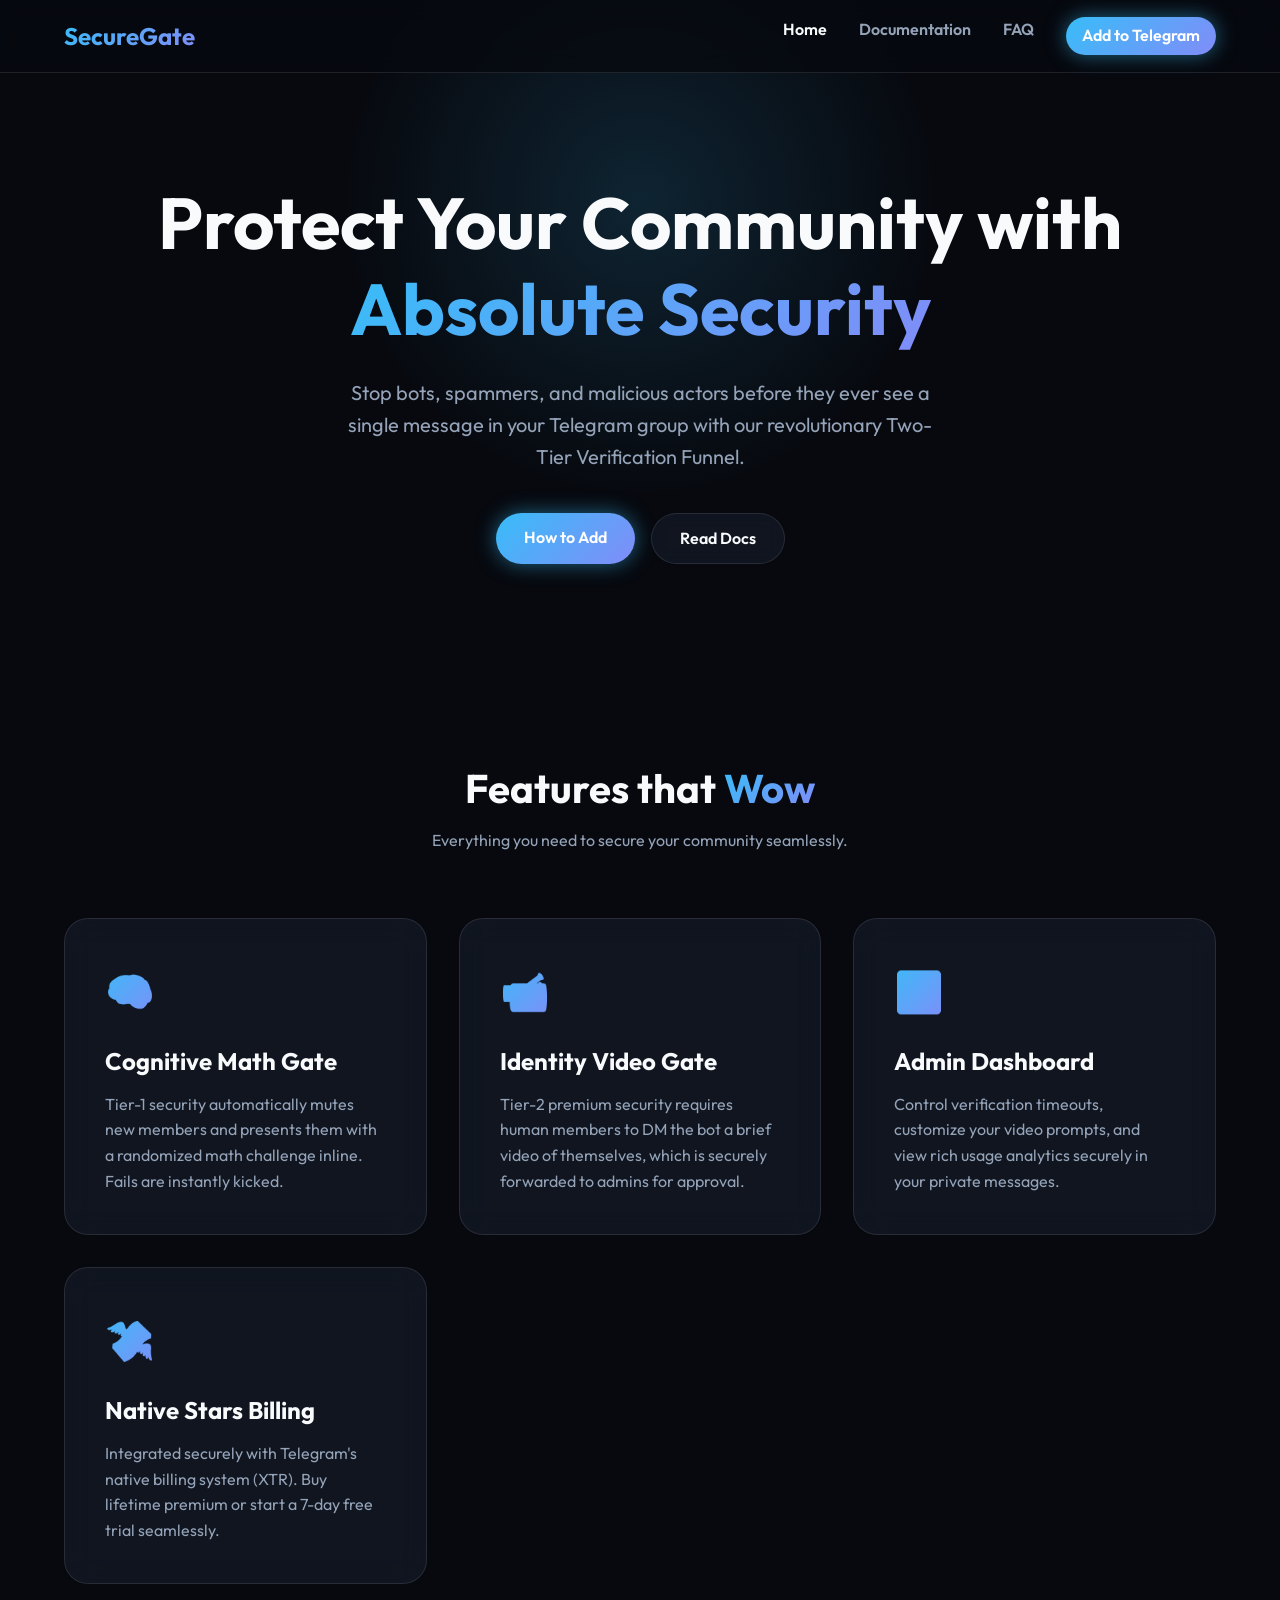
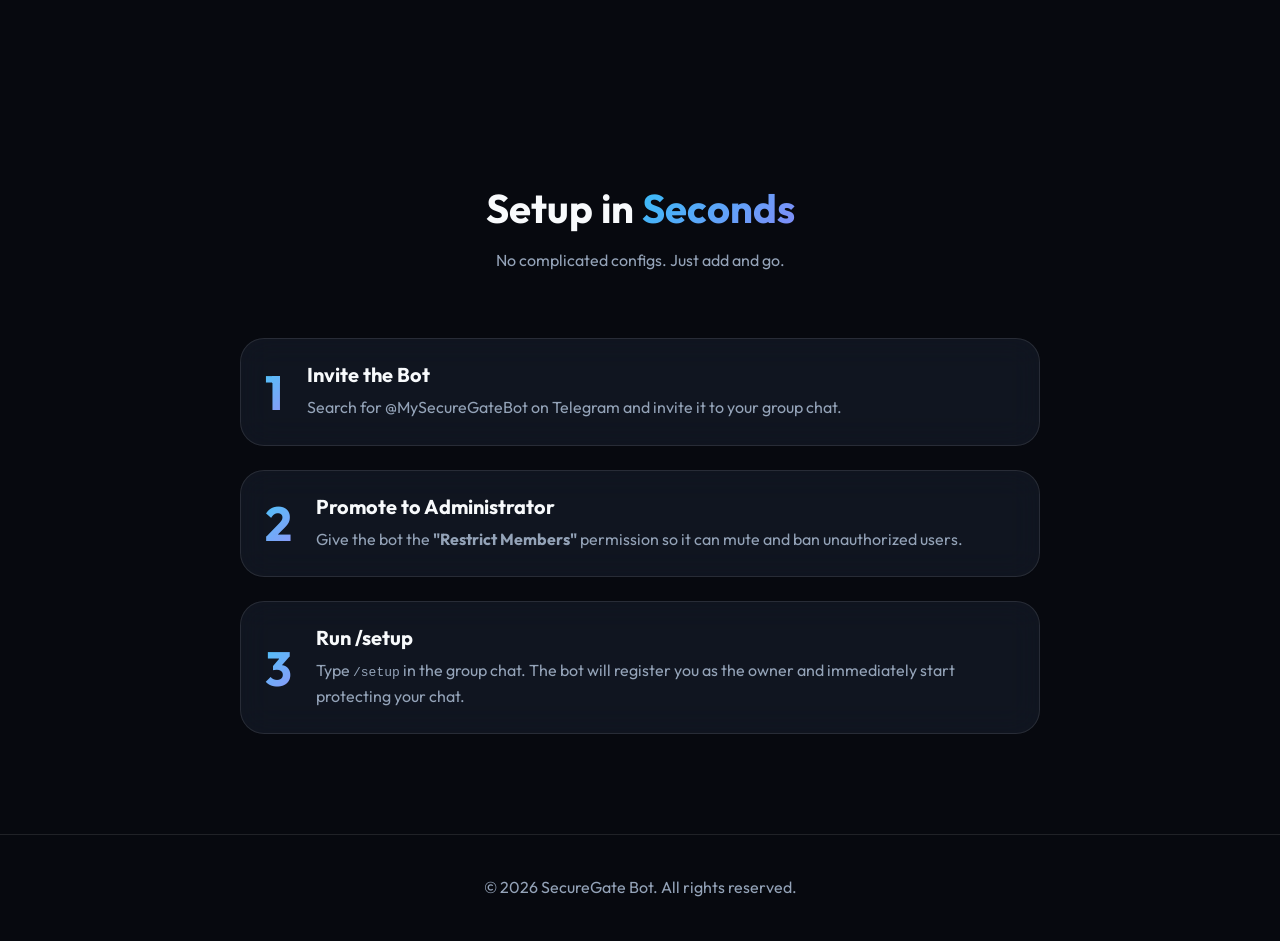
<file: html/index.html>
<!DOCTYPE html>
<html lang="en">
<head>
    <meta charset="UTF-8">
    <meta name="viewport" content="width=device-width, initial-scale=1.0">
    <title>SecureGate Bot - The Ultimate Telegram Gatekeeper</title>
    <meta name="description" content="Protect your Telegram group chats with a robust two-tier verification funnel featuring a cognitive math gate and a premium video identity gate.">
    <link rel="stylesheet" href="styles.css">
</head>
<body>
    <nav>
        <div class="container nav-container">
            <a href="index.html" class="logo">
                <span class="gradient-text">SecureGate</span>
            </a>
            <div class="hamburger">☰</div>
            <div class="nav-links">
                <a href="index.html" class="active">Home</a>
                <a href="docs.html">Documentation</a>
                <a href="faq.html">FAQ</a>
                <a href="https://t.me/MySecureGateBot" target="_blank" class="btn btn-primary" style="padding: 6px 16px;">Add to Telegram</a>
            </div>
        </div>
    </nav>

    <header>
        <div class="container">
            <h1 class="hero-title">Protect Your Community with <br><span class="gradient-text">Absolute Security</span></h1>
            <p class="hero-subtitle">Stop bots, spammers, and malicious actors before they ever see a single message in your Telegram group with our revolutionary Two-Tier Verification Funnel.</p>
            <div class="hero-cta">
                <a href="#how-to-add" class="btn btn-primary">How to Add</a>
                <a href="docs.html" class="btn btn-secondary">Read Docs</a>
            </div>
        </div>
    </header>

    <section class="section" id="features">
        <div class="container">
            <div class="section-header">
                <h2 class="section-title">Features that <span class="gradient-text">Wow</span></h2>
                <p style="color: var(--text-secondary);">Everything you need to secure your community seamlessly.</p>
            </div>
            
            <div class="features-grid">
                <div class="glass-card">
                    <div class="feature-icon">🧠</div>
                    <h3 class="feature-title">Cognitive Math Gate</h3>
                    <p class="feature-desc">Tier-1 security automatically mutes new members and presents them with a randomized math challenge inline. Fails are instantly kicked.</p>
                </div>
                <div class="glass-card">
                    <div class="feature-icon">📹</div>
                    <h3 class="feature-title">Identity Video Gate</h3>
                    <p class="feature-desc">Tier-2 premium security requires human members to DM the bot a brief video of themselves, which is securely forwarded to admins for approval.</p>
                </div>
                <div class="glass-card">
                    <div class="feature-icon">🎛️</div>
                    <h3 class="feature-title">Admin Dashboard</h3>
                    <p class="feature-desc">Control verification timeouts, customize your video prompts, and view rich usage analytics securely in your private messages.</p>
                </div>
                <div class="glass-card">
                    <div class="feature-icon">💸</div>
                    <h3 class="feature-title">Native Stars Billing</h3>
                    <p class="feature-desc">Integrated securely with Telegram's native billing system (XTR). Buy lifetime premium or start a 7-day free trial seamlessly.</p>
                </div>
            </div>
        </div>
    </section>

    <section class="section" id="how-to-add">
        <div class="container">
            <div class="section-header">
                <h2 class="section-title">Setup in <span class="gradient-text">Seconds</span></h2>
                <p style="color: var(--text-secondary);">No complicated configs. Just add and go.</p>
            </div>

            <div class="steps-container">
                <div class="glass-card step-card">
                    <div class="step-number">1</div>
                    <div class="step-content">
                        <h3>Invite the Bot</h3>
                        <p>Search for @MySecureGateBot on Telegram and invite it to your group chat.</p>
                    </div>
                </div>
                <div class="glass-card step-card">
                    <div class="step-number">2</div>
                    <div class="step-content">
                        <h3>Promote to Administrator</h3>
                        <p>Give the bot the <b>"Restrict Members"</b> permission so it can mute and ban unauthorized users.</p>
                    </div>
                </div>
                <div class="glass-card step-card">
                    <div class="step-number">3</div>
                    <div class="step-content">
                        <h3>Run /setup</h3>
                        <p>Type <code>/setup</code> in the group chat. The bot will register you as the owner and immediately start protecting your chat.</p>
                    </div>
                </div>
            </div>
        </div>
    </section>

    <footer>
        <div class="container">
            <p>&copy; 2026 SecureGate Bot. All rights reserved.</p>
        </div>
    </footer>

    <script src="script.js"></script>
</body>
</html>
</file>
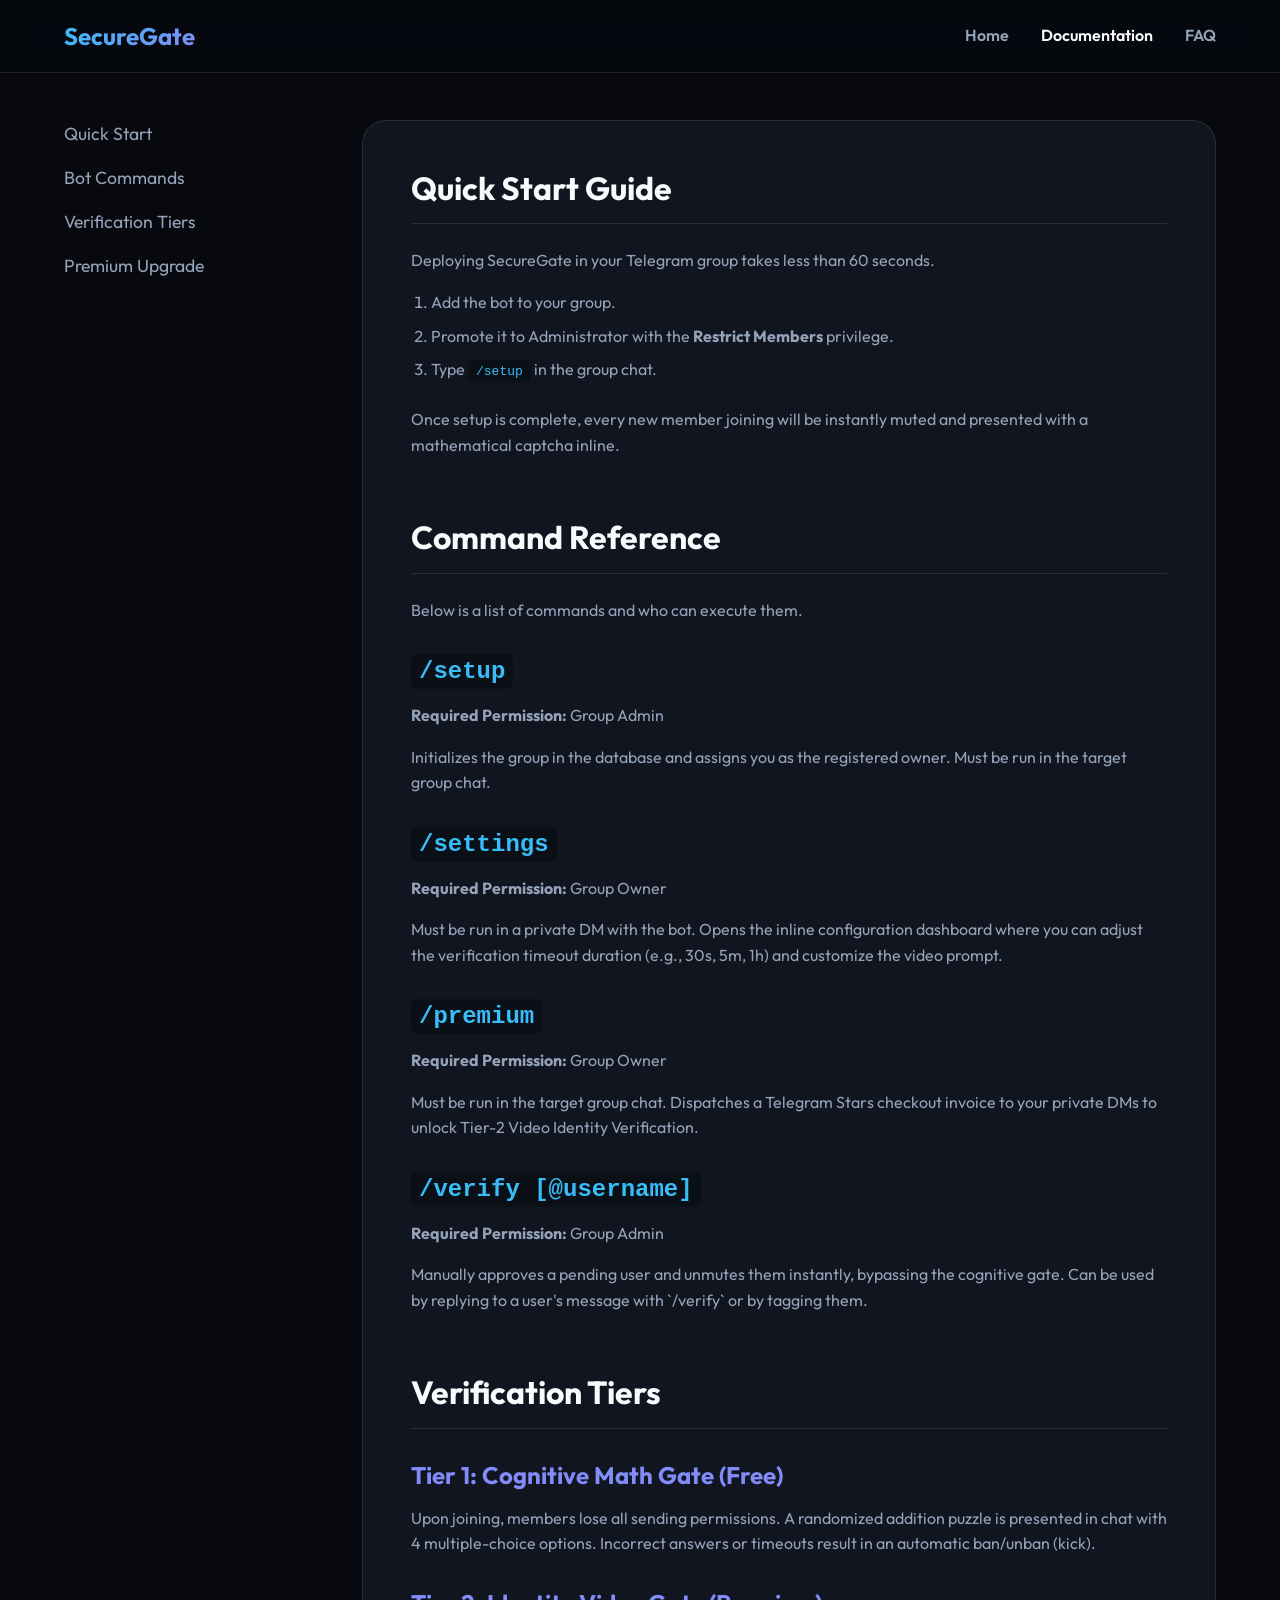
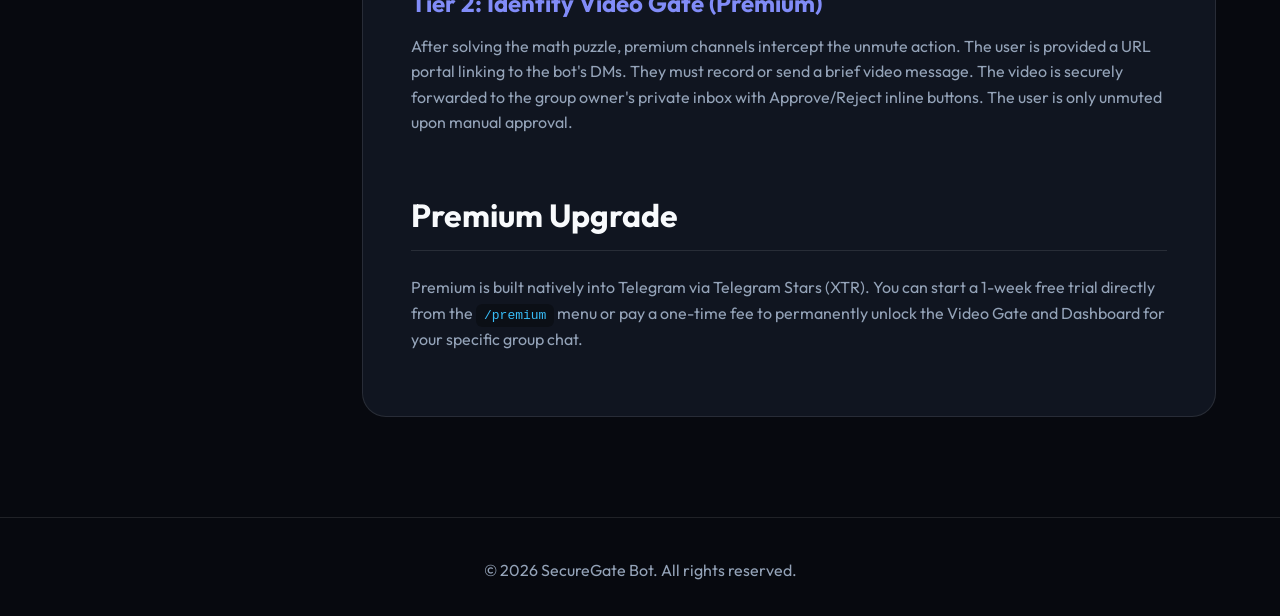
<file: html/docs.html>
<!DOCTYPE html>
<html lang="en">
<head>
    <meta charset="UTF-8">
    <meta name="viewport" content="width=device-width, initial-scale=1.0">
    <title>Documentation | SecureGate Bot</title>
    <meta name="description" content="Read the official documentation for SecureGate Bot to understand commands, configurations, and verification layers.">
    <link rel="stylesheet" href="styles.css">
</head>
<body>
    <nav>
        <div class="container nav-container">
            <a href="index.html" class="logo">
                <span class="gradient-text">SecureGate</span>
            </a>
            <div class="hamburger">☰</div>
            <div class="nav-links">
                <a href="index.html">Home</a>
                <a href="docs.html" class="active">Documentation</a>
                <a href="faq.html">FAQ</a>
            </div>
        </div>
    </nav>

    <div class="container docs-grid">
        <aside class="sidebar">
            <ul>
                <li><a href="#quick-start">Quick Start</a></li>
                <li><a href="#commands">Bot Commands</a></li>
                <li><a href="#verification">Verification Tiers</a></li>
                <li><a href="#premium">Premium Upgrade</a></li>
            </ul>
        </aside>

        <main class="docs-content">
            <h2 id="quick-start">Quick Start Guide</h2>
            <p>Deploying SecureGate in your Telegram group takes less than 60 seconds.</p>
            <ol style="margin-left: 20px; margin-bottom: 24px; color: var(--text-secondary);">
                <li style="margin-bottom: 8px;">Add the bot to your group.</li>
                <li style="margin-bottom: 8px;">Promote it to Administrator with the <b>Restrict Members</b> privilege.</li>
                <li>Type <code>/setup</code> in the group chat.</li>
            </ol>
            <p>Once setup is complete, every new member joining will be instantly muted and presented with a mathematical captcha inline.</p>

            <h2 id="commands" style="margin-top: 60px;">Command Reference</h2>
            <p>Below is a list of commands and who can execute them.</p>

            <h3><code>/setup</code></h3>
            <p><b>Required Permission:</b> Group Admin</p>
            <p>Initializes the group in the database and assigns you as the registered owner. Must be run in the target group chat.</p>

            <h3><code>/settings</code></h3>
            <p><b>Required Permission:</b> Group Owner</p>
            <p>Must be run in a private DM with the bot. Opens the inline configuration dashboard where you can adjust the verification timeout duration (e.g., 30s, 5m, 1h) and customize the video prompt.</p>

            <h3><code>/premium</code></h3>
            <p><b>Required Permission:</b> Group Owner</p>
            <p>Must be run in the target group chat. Dispatches a Telegram Stars checkout invoice to your private DMs to unlock Tier-2 Video Identity Verification.</p>

            <h3><code>/verify [@username]</code></h3>
            <p><b>Required Permission:</b> Group Admin</p>
            <p>Manually approves a pending user and unmutes them instantly, bypassing the cognitive gate. Can be used by replying to a user's message with `/verify` or by tagging them.</p>



            <h2 id="verification" style="margin-top: 60px;">Verification Tiers</h2>
            
            <h3>Tier 1: Cognitive Math Gate (Free)</h3>
            <p>Upon joining, members lose all sending permissions. A randomized addition puzzle is presented in chat with 4 multiple-choice options. Incorrect answers or timeouts result in an automatic ban/unban (kick).</p>

            <h3>Tier 2: Identity Video Gate (Premium)</h3>
            <p>After solving the math puzzle, premium channels intercept the unmute action. The user is provided a URL portal linking to the bot's DMs. They must record or send a brief video message. The video is securely forwarded to the group owner's private inbox with Approve/Reject inline buttons. The user is only unmuted upon manual approval.</p>

            <h2 id="premium" style="margin-top: 60px;">Premium Upgrade</h2>
            <p>Premium is built natively into Telegram via Telegram Stars (XTR). You can start a 1-week free trial directly from the <code>/premium</code> menu or pay a one-time fee to permanently unlock the Video Gate and Dashboard for your specific group chat.</p>
        </main>
    </div>

    <footer>
        <div class="container">
            <p>&copy; 2026 SecureGate Bot. All rights reserved.</p>
        </div>
    </footer>

    <script src="script.js"></script>
</body>
</html>
</file>
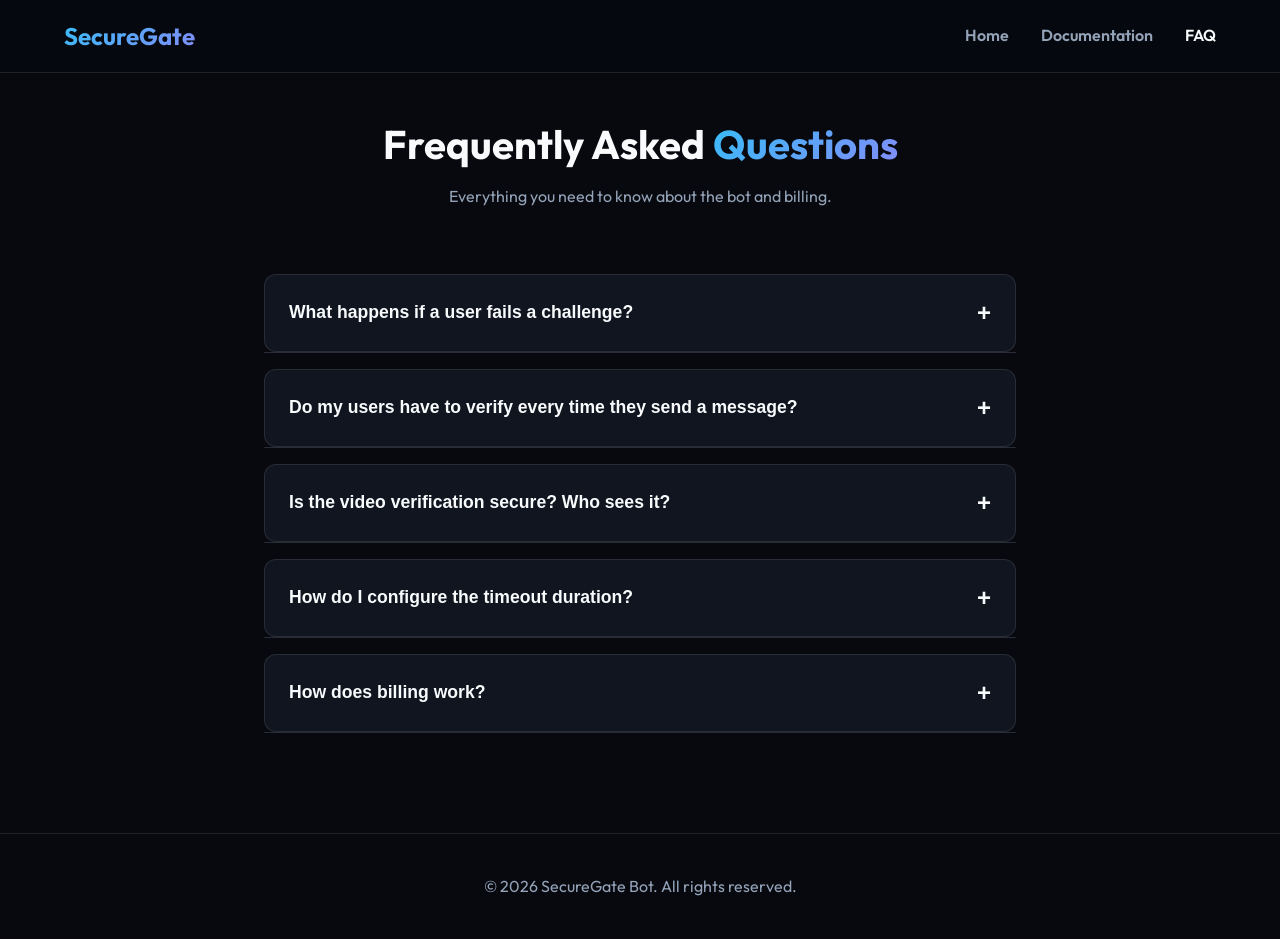
<file: html/faq.html>
<!DOCTYPE html>
<html lang="en">
<head>
    <meta charset="UTF-8">
    <meta name="viewport" content="width=device-width, initial-scale=1.0">
    <title>FAQ | SecureGate Bot</title>
    <meta name="description" content="Frequently Asked Questions about SecureGate Bot's Telegram group protection and verification layers.">
    <link rel="stylesheet" href="styles.css">
</head>
<body>
    <nav>
        <div class="container nav-container">
            <a href="index.html" class="logo">
                <span class="gradient-text">SecureGate</span>
            </a>
            <div class="hamburger">☰</div>
            <div class="nav-links">
                <a href="index.html">Home</a>
                <a href="docs.html">Documentation</a>
                <a href="faq.html" class="active">FAQ</a>
            </div>
        </div>
    </nav>

    <div class="container faq-container">
        <div class="section-header">
            <h2 class="section-title">Frequently Asked <span class="gradient-text">Questions</span></h2>
            <p style="color: var(--text-secondary);">Everything you need to know about the bot and billing.</p>
        </div>

        <div class="accordion-item">
            <button class="accordion-header">
                What happens if a user fails a challenge?
                <span class="accordion-icon">+</span>
            </button>
            <div class="accordion-content">
                <p style="padding-top: 16px;">If a user selects the incorrect mathematical answer or fails to answer within your custom timeout duration (e.g., 5 minutes), the bot automatically bans and instantly unbans them. This effectively kicks them from the group, preventing any bot network from silently lurking in your member list.</p>
            </div>
        </div>

        <div class="accordion-item">
            <button class="accordion-header">
                Do my users have to verify every time they send a message?
                <span class="accordion-icon">+</span>
            </button>
            <div class="accordion-content">
                <p style="padding-top: 16px;">No! The verification funnel is strictly an entry-gate. Once a user solves the math puzzle (and submits a video if you have Premium), they are permanently unmuted and integrated into your community. They will never be bothered by the bot again.</p>
            </div>
        </div>

        <div class="accordion-item">
            <button class="accordion-header">
                Is the video verification secure? Who sees it?
                <span class="accordion-icon">+</span>
            </button>
            <div class="accordion-content">
                <p style="padding-top: 16px;">The videos are transmitted privately via Telegram's end-to-end encrypted protocol. When a user submits a video in the bot's DMs, it is instantly forwarded <b>only</b> to the registered Group Owner's private messages for review. It is never posted publicly in the group chat, ensuring total privacy for your members.</p>
            </div>
        </div>

        <div class="accordion-item">
            <button class="accordion-header">
                How do I configure the timeout duration?
                <span class="accordion-icon">+</span>
            </button>
            <div class="accordion-content">
                <p style="padding-top: 16px;">Simply send the <code>/settings</code> command to the bot in a private Direct Message. The bot will present an inline dashboard showing all the groups you own, allowing you to tweak timeouts dynamically without spamming your public chat with admin commands.</p>
            </div>
        </div>

        <div class="accordion-item">
            <button class="accordion-header">
                How does billing work?
                <span class="accordion-icon">+</span>
            </button>
            <div class="accordion-content">
                <p style="padding-top: 16px;">SecureGate utilizes Telegram's native XTR currency (Telegram Stars). Running <code>/premium</code> inside your group chat dispatches a secure invoice to your DMs. You can use a one-time 7-day free trial, or pay the lifetime flat fee of 250 Stars to permanently unlock Tier-2 security for that specific group.</p>
            </div>
        </div>
    </div>

    <footer style="margin-top: 60px;">
        <div class="container">
            <p>&copy; 2026 SecureGate Bot. All rights reserved.</p>
        </div>
    </footer>

    <script src="script.js"></script>
</body>
</html>
</file>
<file: html/styles.css>
@import url('https://fonts.googleapis.com/css2?family=Outfit:wght@300;400;600;700&display=swap');

:root {
    --bg-dark: #07090f;
    --bg-card: rgba(30, 41, 59, 0.4);
    --border-color: rgba(255, 255, 255, 0.1);
    --text-primary: #f8fafc;
    --text-secondary: #94a3b8;
    --accent-gradient: linear-gradient(135deg, #38bdf8, #818cf8);
    --accent-glow: 0 0 20px rgba(56, 189, 248, 0.5);
    --transition: all 0.3s cubic-bezier(0.4, 0, 0.2, 1);
}

* {
    margin: 0;
    padding: 0;
    box-sizing: border-box;
}

body {
    font-family: 'Outfit', sans-serif;
    background-color: var(--bg-dark);
    color: var(--text-primary);
    line-height: 1.6;
    overflow-x: hidden;
}

/* Typography */
h1, h2, h3, h4 {
    font-weight: 700;
    line-height: 1.2;
}

.gradient-text {
    background: var(--accent-gradient);
    -webkit-background-clip: text;
    -webkit-text-fill-color: transparent;
    display: inline-block;
}

a {
    color: var(--text-primary);
    text-decoration: none;
    transition: var(--transition);
}

a:hover {
    color: #38bdf8;
}

/* Layout */
.container {
    max-width: 1200px;
    margin: 0 auto;
    padding: 0 24px;
}

/* Navigation */
nav {
    position: fixed;
    top: 0;
    width: 100%;
    z-index: 100;
    background: rgba(7, 9, 15, 0.8);
    backdrop-filter: blur(12px);
    border-bottom: 1px solid var(--border-color);
}

.nav-container {
    display: flex;
    justify-content: space-between;
    align-items: center;
    height: 72px;
}

.logo {
    font-size: 1.5rem;
    font-weight: 700;
    display: flex;
    align-items: center;
    gap: 8px;
}

.nav-links {
    display: flex;
    gap: 32px;
}

.nav-links a {
    font-size: 1rem;
    font-weight: 600;
    color: var(--text-secondary);
}

.nav-links a:hover, .nav-links a.active {
    color: var(--text-primary);
}

.nav-links a.btn-primary {
    color: #fff;
}

.hamburger {
    display: none;
    cursor: pointer;
    font-size: 1.5rem;
}

/* Buttons */
.btn {
    display: inline-block;
    padding: 12px 28px;
    border-radius: 999px;
    font-weight: 600;
    font-size: 1rem;
    cursor: pointer;
    transition: var(--transition);
    border: none;
    outline: none;
}

.btn-primary {
    background: var(--accent-gradient);
    color: #fff;
    box-shadow: var(--accent-glow);
}

.btn-primary:hover {
    transform: translateY(-2px);
    box-shadow: 0 0 30px rgba(129, 140, 248, 0.7);
}

.btn-secondary {
    background: var(--bg-card);
    color: var(--text-primary);
    border: 1px solid var(--border-color);
    backdrop-filter: blur(10px);
}

.btn-secondary:hover {
    background: rgba(255, 255, 255, 0.1);
}

/* Hero Section */
header {
    padding: 180px 0 100px;
    text-align: center;
    position: relative;
}

header::before {
    content: '';
    position: absolute;
    top: -100px;
    left: 50%;
    transform: translateX(-50%);
    width: 600px;
    height: 600px;
    background: radial-gradient(circle, rgba(56, 189, 248, 0.15) 0%, transparent 70%);
    z-index: -1;
}

.hero-title {
    font-size: 4.5rem;
    margin-bottom: 24px;
}

.hero-subtitle {
    font-size: 1.25rem;
    color: var(--text-secondary);
    max-width: 600px;
    margin: 0 auto 40px;
}

.hero-cta {
    display: flex;
    justify-content: center;
    gap: 16px;
}

/* Glass Cards */
.glass-card {
    background: var(--bg-card);
    backdrop-filter: blur(16px);
    -webkit-backdrop-filter: blur(16px);
    border: 1px solid var(--border-color);
    border-radius: 24px;
    padding: 40px;
    transition: var(--transition);
}

.glass-card:hover {
    transform: translateY(-5px);
    border-color: rgba(56, 189, 248, 0.4);
    box-shadow: 0 10px 40px rgba(0, 0, 0, 0.5);
}

/* Features Grid */
.section {
    padding: 100px 0;
}

.section-header {
    text-align: center;
    margin-bottom: 64px;
}

.section-title {
    font-size: 2.5rem;
    margin-bottom: 16px;
}

.features-grid {
    display: grid;
    grid-template-columns: repeat(auto-fit, minmax(300px, 1fr));
    gap: 32px;
}

.feature-icon {
    font-size: 2.5rem;
    margin-bottom: 24px;
    display: inline-block;
    background: var(--accent-gradient);
    -webkit-background-clip: text;
    -webkit-text-fill-color: transparent;
}

.feature-title {
    font-size: 1.5rem;
    margin-bottom: 16px;
}

.feature-desc {
    color: var(--text-secondary);
}

/* Instructions / Steps */
.steps-container {
    display: flex;
    flex-direction: column;
    gap: 24px;
    max-width: 800px;
    margin: 0 auto;
}

.step-card {
    display: flex;
    align-items: center;
    gap: 24px;
    padding: 24px;
}

.step-number {
    font-size: 3rem;
    font-weight: 700;
    color: rgba(255, 255, 255, 0.1);
    background: var(--accent-gradient);
    -webkit-background-clip: text;
    line-height: 1;
}

.step-content h3 {
    font-size: 1.25rem;
    margin-bottom: 8px;
}

.step-content p {
    color: var(--text-secondary);
}

/* Documentation Content */
.docs-grid {
    display: grid;
    grid-template-columns: 250px 1fr;
    gap: 48px;
    padding-top: 120px;
    padding-bottom: 100px;
}

.sidebar {
    position: sticky;
    top: 100px;
    height: max-content;
}

.sidebar ul {
    list-style: none;
}

.sidebar li {
    margin-bottom: 16px;
}

.sidebar a {
    color: var(--text-secondary);
    font-size: 1.1rem;
}

.sidebar a.active, .sidebar a:hover {
    color: #38bdf8;
    font-weight: 600;
}

.docs-content {
    background: var(--bg-card);
    border: 1px solid var(--border-color);
    border-radius: 24px;
    padding: 48px;
}

.docs-content h2 {
    font-size: 2rem;
    margin-bottom: 24px;
    padding-bottom: 16px;
    border-bottom: 1px solid var(--border-color);
}

.docs-content h3 {
    font-size: 1.5rem;
    margin: 32px 0 16px;
    color: #818cf8;
}

.docs-content p {
    color: var(--text-secondary);
    margin-bottom: 16px;
}

.docs-content code {
    background: rgba(0, 0, 0, 0.3);
    padding: 4px 8px;
    border-radius: 6px;
    font-family: monospace;
    color: #38bdf8;
}

.docs-content pre {
    background: rgba(0, 0, 0, 0.3);
    padding: 16px;
    border-radius: 12px;
    border: 1px solid var(--border-color);
    overflow-x: auto;
    margin-bottom: 24px;
}

.docs-content pre code {
    background: none;
    padding: 0;
    color: var(--text-primary);
}

/* FAQ Accordion */
.faq-container {
    max-width: 800px;
    margin: 120px auto 100px;
}

.accordion-item {
    margin-bottom: 16px;
}

.accordion-header {
    width: 100%;
    text-align: left;
    padding: 24px;
    background: var(--bg-card);
    border: 1px solid var(--border-color);
    border-radius: 12px;
    color: var(--text-primary);
    font-size: 1.1rem;
    font-weight: 600;
    cursor: pointer;
    transition: var(--transition);
    display: flex;
    justify-content: space-between;
    align-items: center;
}

.accordion-header:hover {
    background: rgba(255, 255, 255, 0.05);
}

.accordion-header.active {
    border-bottom-left-radius: 0;
    border-bottom-right-radius: 0;
    border-bottom-color: transparent;
    background: rgba(255, 255, 255, 0.05);
}

.accordion-icon {
    font-size: 1.5rem;
    transition: transform 0.3s ease;
}

.accordion-header.active .accordion-icon {
    transform: rotate(45deg);
    color: #38bdf8;
}

.accordion-content {
    background: var(--bg-card);
    border: 1px solid var(--border-color);
    border-top: none;
    border-bottom-left-radius: 12px;
    border-bottom-right-radius: 12px;
    padding: 0 24px;
    max-height: 0;
    overflow: hidden;
    transition: max-height 0.3s ease-out, padding 0.3s ease;
}

.accordion-content.active {
    padding: 0 24px 24px;
    max-height: 500px;
}

.accordion-content p {
    color: var(--text-secondary);
}

/* Footer */
footer {
    border-top: 1px solid var(--border-color);
    padding: 40px 0;
    text-align: center;
    color: var(--text-secondary);
    margin-top: auto;
}

/* Responsive Design */
@media (max-width: 768px) {
    .nav-links {
        display: none;
        flex-direction: column;
        position: absolute;
        top: 72px;
        left: 0;
        width: 100%;
        background: rgba(7, 9, 15, 0.95);
        padding: 24px;
        border-bottom: 1px solid var(--border-color);
    }
    
    .nav-links.active {
        display: flex;
    }
    
    .hamburger {
        display: block;
    }
    
    .hero-title {
        font-size: 3rem;
    }
    
    .docs-grid {
        grid-template-columns: 1fr;
    }
    
    .sidebar {
        position: relative;
        top: 0;
        margin-bottom: 32px;
        padding-bottom: 24px;
        border-bottom: 1px solid var(--border-color);
    }
    
    .sidebar ul {
        display: flex;
        overflow-x: auto;
        gap: 24px;
    }
    
    .sidebar li {
        margin-bottom: 0;
        white-space: nowrap;
    }
}
</file>
